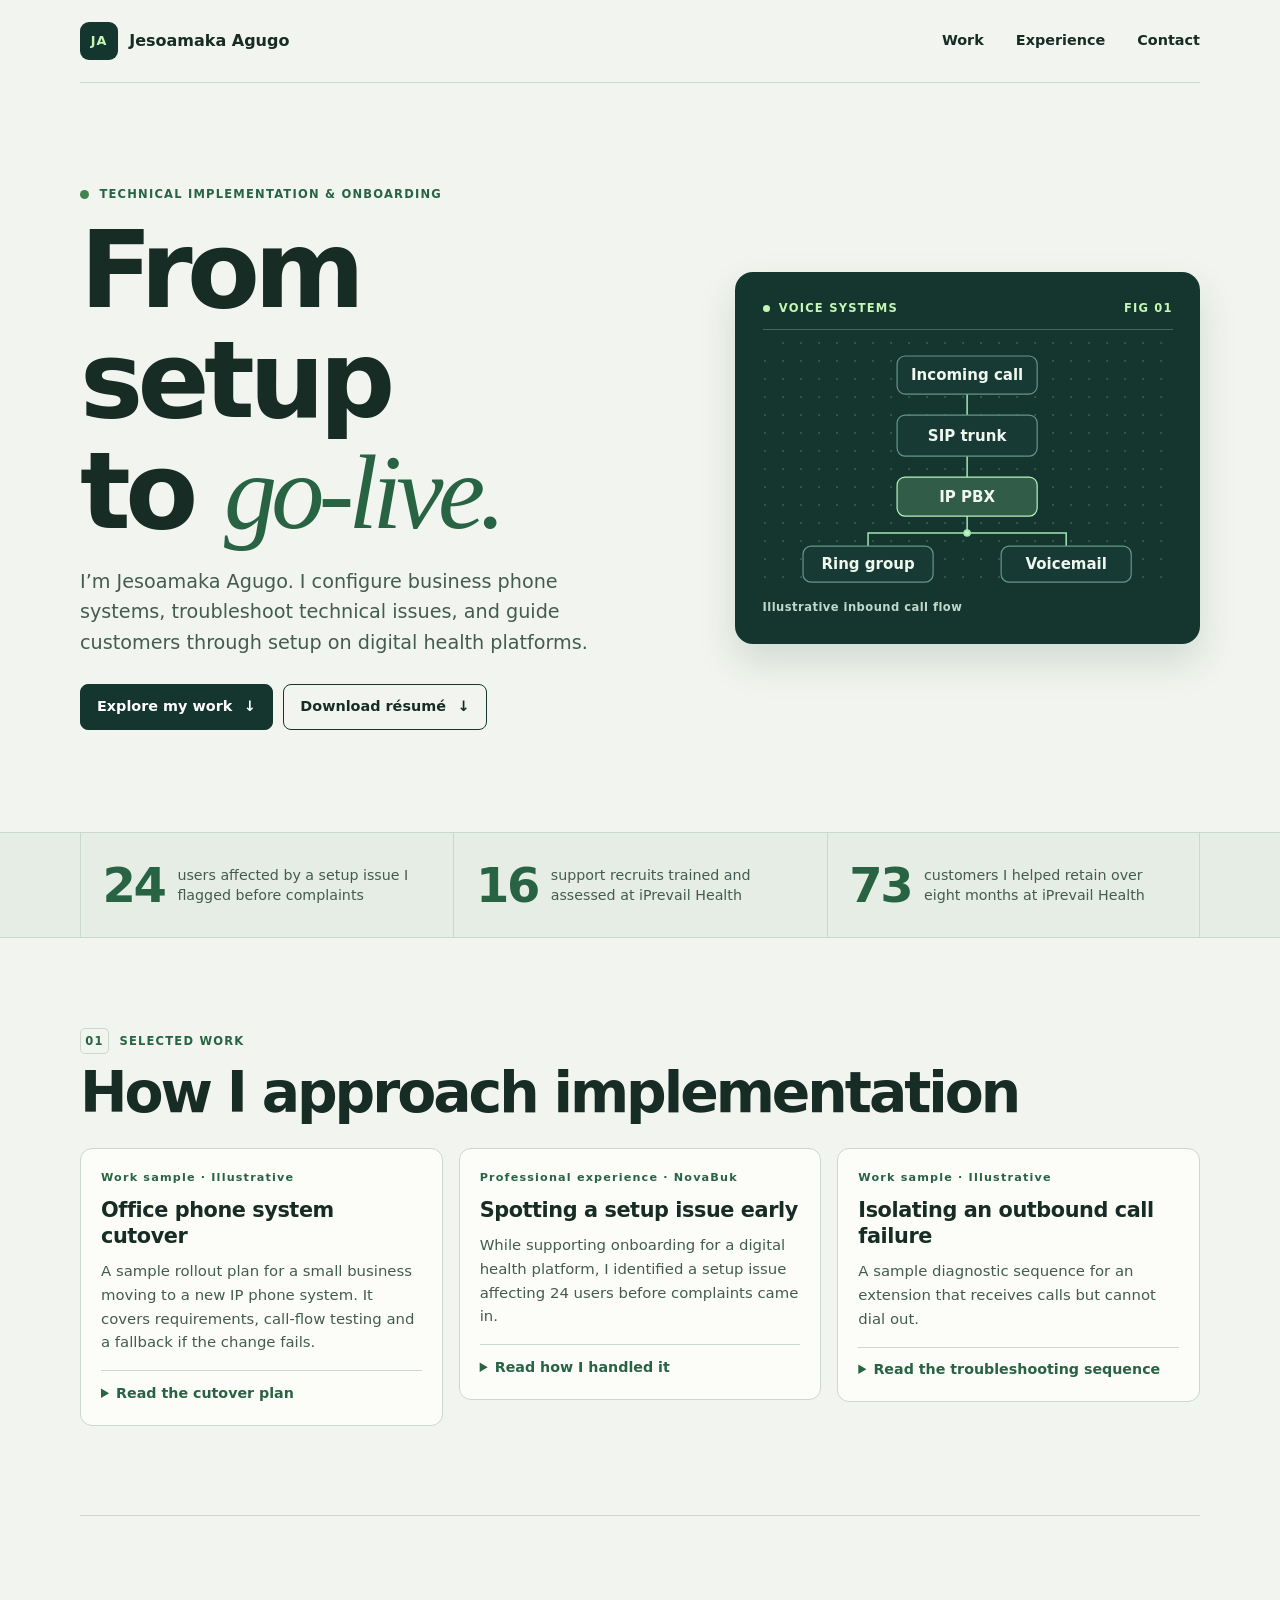
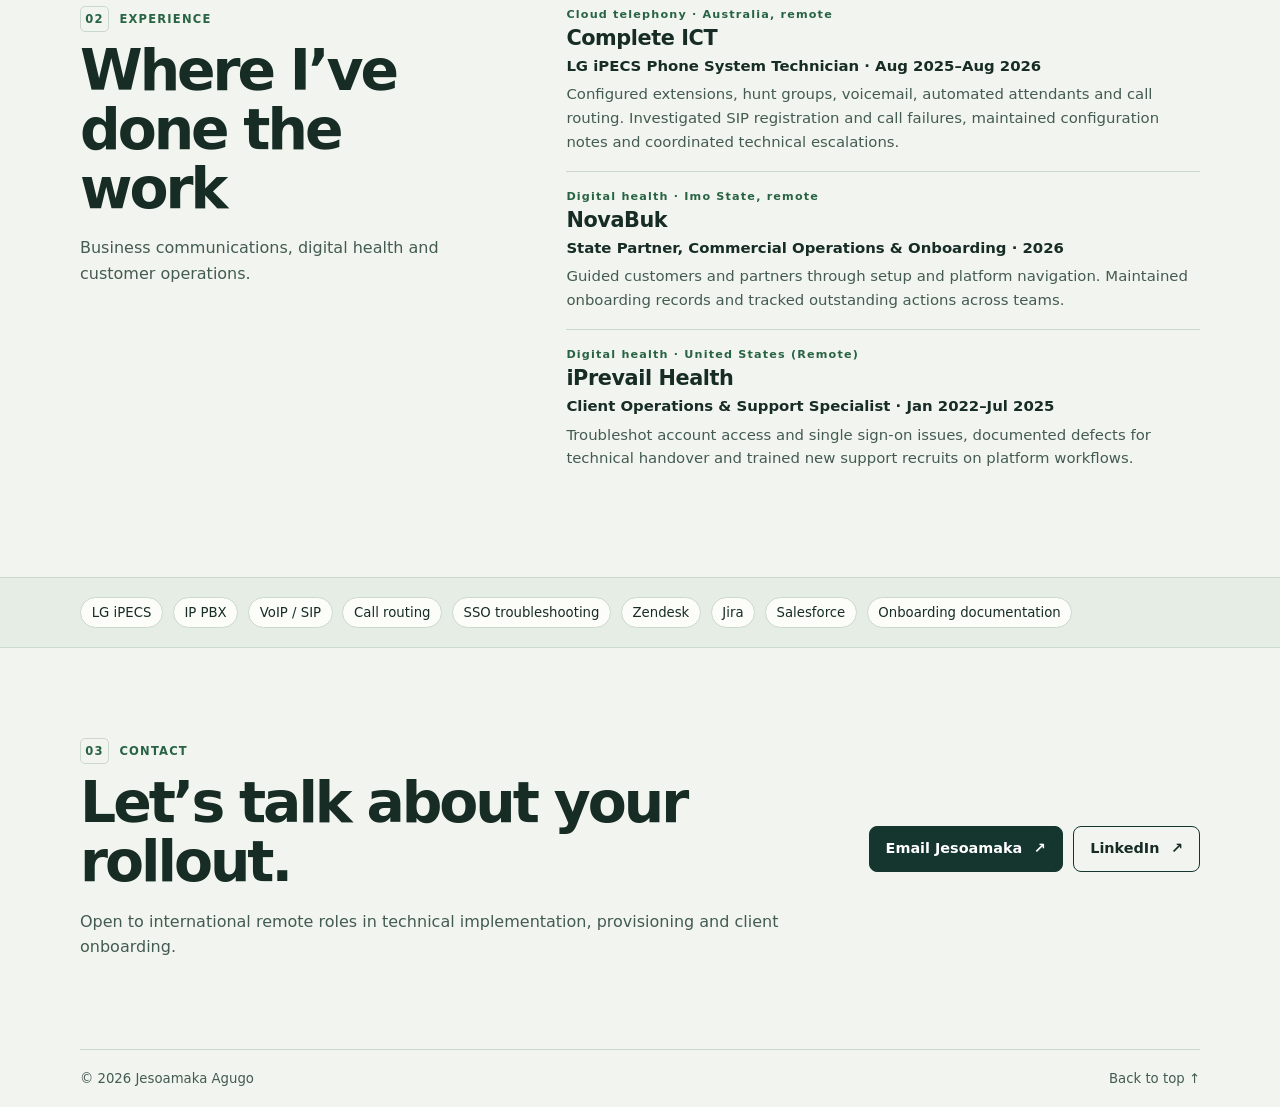
<file: index.html>
<!doctype html>
<html lang="en">
<head>
<meta charset="utf-8">
<meta name="viewport" content="width=device-width, initial-scale=1">
<meta name="description" content="Jesoamaka Agugo’s technical implementation portfolio, with cloud telephony and digital health onboarding work.">
<meta name="theme-color" content="#f2f5ef">
<title>Jesoamaka Agugo | Technical Implementation</title>
<link rel="icon" href="mark.svg" type="image/svg+xml">
<link rel="stylesheet" href="style.css">
</head>
<body id="top">
<a class="skip" href="#main">Skip to content</a>
<header class="top wrap">
  <a class="brand" href="#top"><span class="mark" aria-hidden="true">JA</span> Jesoamaka Agugo</a>
  <nav aria-label="Main navigation">
    <a href="#work">Work</a>
    <a href="#experience">Experience</a>
    <a href="#contact">Contact</a>
  </nav>
</header>
<main id="main">
  <section class="hero wrap" aria-labelledby="intro">
    <div>
      <p class="label"><span class="dot"></span> Technical implementation &amp; onboarding</p>
      <h1 id="intro">From setup<br>to <em>go-live.</em></h1>
      <p class="intro">I’m Jesoamaka Agugo. I configure business phone systems, troubleshoot technical issues, and guide customers through setup on digital health platforms.</p>
      <div class="actions">
        <a class="button primary" href="#work">Explore my work <span aria-hidden="true">↓</span></a>
        <a class="button secondary" href="Jesoamaka_Agugo_Technical_Implementation_Resume.pdf" download>Download résumé <span aria-hidden="true">↓</span></a>
      </div>
    </div>
    <figure class="schematic">
      <div class="schematic-top"><span><i></i> VOICE SYSTEMS</span><span>FIG 01</span></div>
      <svg viewBox="0 0 410 246" role="img" aria-labelledby="voice-title voice-desc" xmlns="http://www.w3.org/2000/svg">
        <title id="voice-title">Sample inbound call flow</title>
        <desc id="voice-desc">An incoming call reaches a SIP trunk and then an IP PBX, which routes it to a ring group or voicemail.</desc>
        <defs><pattern id="grid" width="18" height="18" patternUnits="userSpaceOnUse"><circle cx="2" cy="2" r="1" fill="#376158"/></pattern></defs>
        <rect width="410" height="246" rx="12" fill="url(#grid)"/>
        <g fill="none" stroke="#a3e6b3" stroke-width="1.5">
          <path d="M204 53v21m0 41v21m0 39v17m0 0h-99v13m99-13h99v13"/>
          <circle cx="204" cy="192" r="3" fill="#b8f4be"/>
        </g>
        <g fill="#183a35" stroke="#659787" stroke-width="1.2">
          <rect x="134" y="15" width="140" height="38" rx="8"/>
          <rect x="134" y="74" width="140" height="41" rx="8"/>
          <rect x="134" y="136" width="140" height="39" rx="8" fill="#315c47" stroke="#b8f4be"/>
          <rect x="40" y="205" width="130" height="36" rx="8"/>
          <rect x="238" y="205" width="130" height="36" rx="8"/>
        </g>
        <g fill="#eff8ee" text-anchor="middle" font-family="system-ui,sans-serif" font-size="15" font-weight="550">
          <text x="204" y="39">Incoming call</text><text x="204" y="100">SIP trunk</text>
          <text x="204" y="161">IP PBX</text><text x="105" y="228">Ring group</text><text x="303" y="228">Voicemail</text>
        </g>
      </svg>
      <figcaption>Illustrative inbound call flow</figcaption>
    </figure>
  </section>

  <section class="impact" aria-label="Selected results">
    <div class="wrap impact-grid">
      <div><strong>24</strong><span>users affected by a setup issue I flagged before complaints</span></div>
      <div><strong>16</strong><span>support recruits trained and assessed at iPrevail Health</span></div>
      <div><strong>73</strong><span>customers I helped retain over eight months at iPrevail Health</span></div>
    </div>
  </section>

  <section class="section wrap" id="work">
    <p class="label"><span class="section-no">01</span> Selected work</p>
    <h2>How I approach implementation</h2>
    <div class="work-grid">
      <article class="case">
        <p class="tag">Work sample · Illustrative</p>
        <h3>Office phone system cutover</h3>
        <p>A sample rollout plan for a small business moving to a new IP phone system. It covers requirements, call-flow testing and a fallback if the change fails.</p>
        <details>
          <summary>Read the cutover plan</summary>
          <ol>
            <li><strong>Confirm requirements.</strong> List extensions, numbers, business hours and fallback contacts. Map the main number to the greeting, ring group and voicemail.</li>
            <li><strong>Configure and test.</strong> Verify SIP registration, then test inbound and outbound calls, transfers, two-way audio, busy and no-answer handling, and after-hours routing.</li>
            <li><strong>Prepare the change.</strong> Record the prior routing, agree on the go-live window and confirm who can restore the previous route if incoming calls fail.</li>
            <li><strong>Hand over.</strong> Record pass or fail results, open issues and ownership. Give the customer a quick guide for transfers, voicemail and reporting problems.</li>
          </ol>
        </details>
      </article>
      <article class="case">
        <p class="tag">Professional experience · NovaBuk</p>
        <h3>Spotting a setup issue early</h3>
        <p>While supporting onboarding for a digital health platform, I identified a setup issue affecting 24 users before complaints came in.</p>
        <details>
          <summary>Read how I handled it</summary>
          <p>I documented who was affected and coordinated the escalation with the team responsible for the next step. I also tracked onboarding actions across commercial, operations, product and technical teams so outstanding work had a clear place to go.</p>
        </details>
      </article>
      <article class="case">
        <p class="tag">Work sample · Illustrative</p>
        <h3>Isolating an outbound call failure</h3>
        <p>A sample diagnostic sequence for an extension that receives calls but cannot dial out.</p>
        <details>
          <summary>Read the troubleshooting sequence</summary>
          <ol>
            <li><strong>Establish scope.</strong> Test a known-good extension with the same destination and dial format. Record the time, symptom and any SIP response.</li>
            <li><strong>Check the route.</strong> Compare outbound permissions and dial rules. If multiple extensions fail, check trunk status and provider responses before changing extension settings.</li>
            <li><strong>Verify and hand over.</strong> Retest the original scenario, confirm inbound calls still work and record the result. If the issue persists, hand over the test evidence and next owner.</li>
          </ol>
        </details>
      </article>
    </div>
  </section>

  <section class="section experience wrap" id="experience">
    <div>
      <p class="label"><span class="section-no">02</span> Experience</p>
      <h2>Where I’ve done the work</h2>
      <p>Business communications, digital health and customer operations.</p>
    </div>
    <div class="timeline">
      <article><p class="tag">Cloud telephony · Australia, remote</p><h3>Complete ICT</h3><p class="role">LG iPECS Phone System Technician · Aug 2025–Aug 2026</p><p>Configured extensions, hunt groups, voicemail, automated attendants and call routing. Investigated SIP registration and call failures, maintained configuration notes and coordinated technical escalations.</p></article>
      <article><p class="tag">Digital health · Imo State, remote</p><h3>NovaBuk</h3><p class="role">State Partner, Commercial Operations &amp; Onboarding · 2026</p><p>Guided customers and partners through setup and platform navigation. Maintained onboarding records and tracked outstanding actions across teams.</p></article>
      <article><p class="tag">Digital health · United States (Remote)</p><h3>iPrevail Health</h3><p class="role">Client Operations &amp; Support Specialist · Jan 2022–Jul 2025</p><p>Troubleshot account access and single sign-on issues, documented defects for technical handover and trained new support recruits on platform workflows.</p></article>
    </div>
  </section>

  <section class="toolstrip" aria-label="Tools and skills">
    <div class="wrap skills"><span>LG iPECS</span><span>IP PBX</span><span>VoIP / SIP</span><span>Call routing</span><span>SSO troubleshooting</span><span>Zendesk</span><span>Jira</span><span>Salesforce</span><span>Onboarding documentation</span></div>
  </section>

  <section class="section contact wrap" id="contact">
    <div>
      <p class="label"><span class="section-no">03</span> Contact</p>
      <h2>Let’s talk about your rollout.</h2>
      <p>Open to international remote roles in technical implementation, provisioning and client onboarding.</p>
    </div>
    <div class="actions">
      <a class="button primary" href="mailto:jesoamakaagugo2@gmail.com">Email Jesoamaka <span aria-hidden="true">↗</span></a>
      <a class="button secondary" href="https://www.linkedin.com/in/jesoamaka-a-1015032aa">LinkedIn <span aria-hidden="true">↗</span></a>
    </div>
  </section>
</main>
<footer class="wrap footer"><span>© 2026 Jesoamaka Agugo</span><a href="#top">Back to top ↑</a></footer>
</body>
</html>
</file>
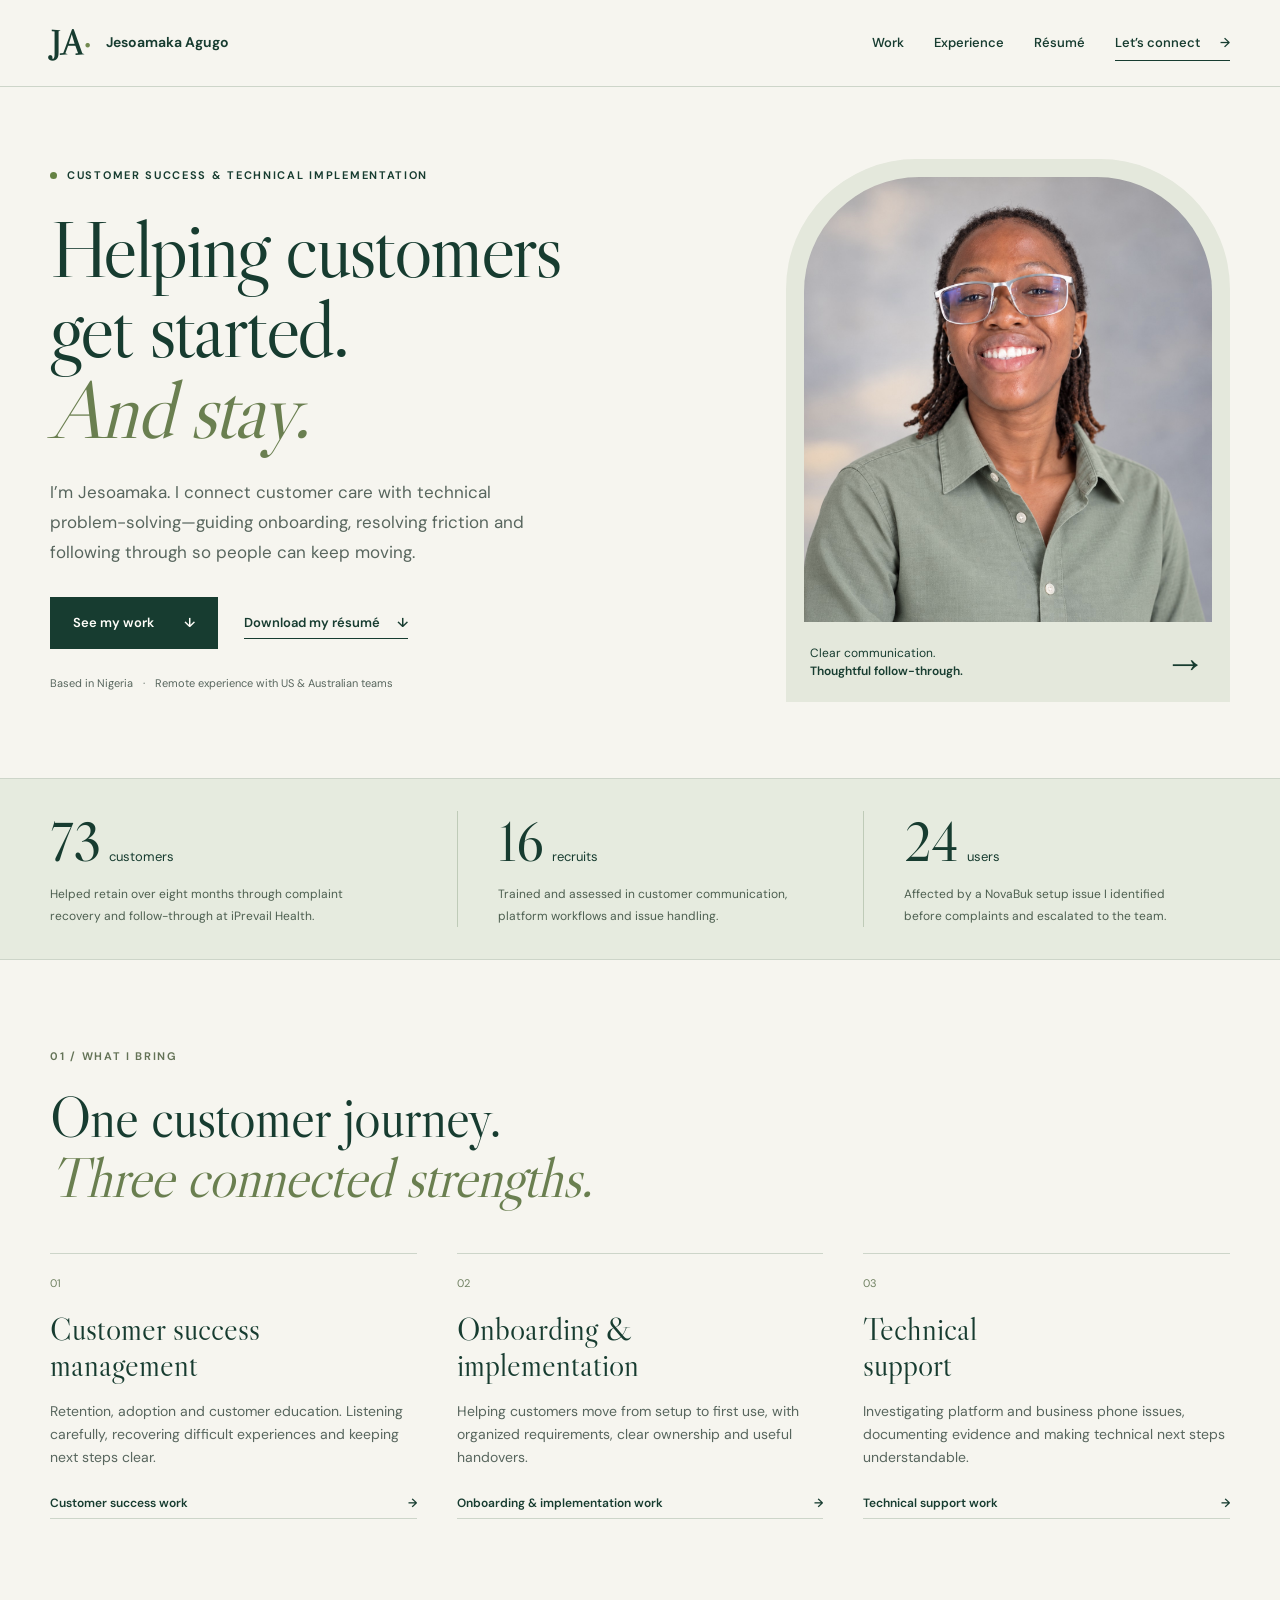
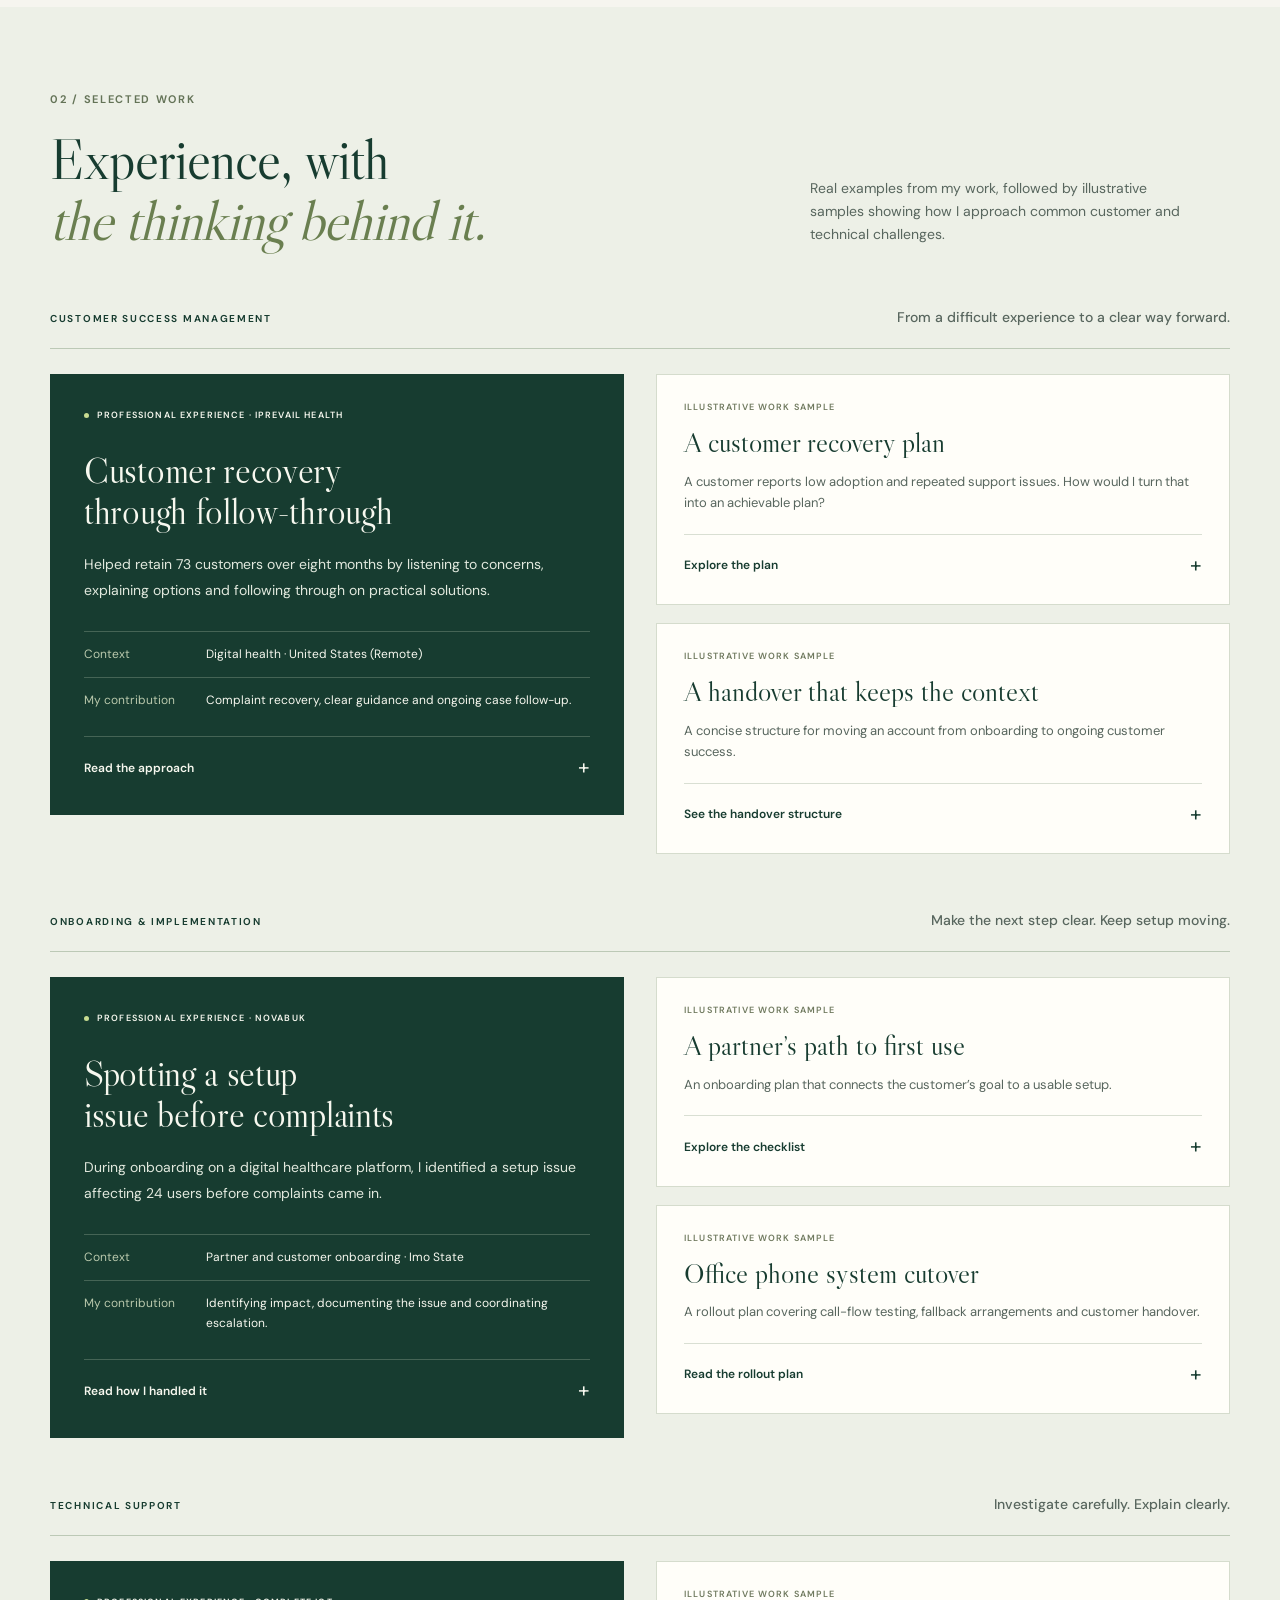
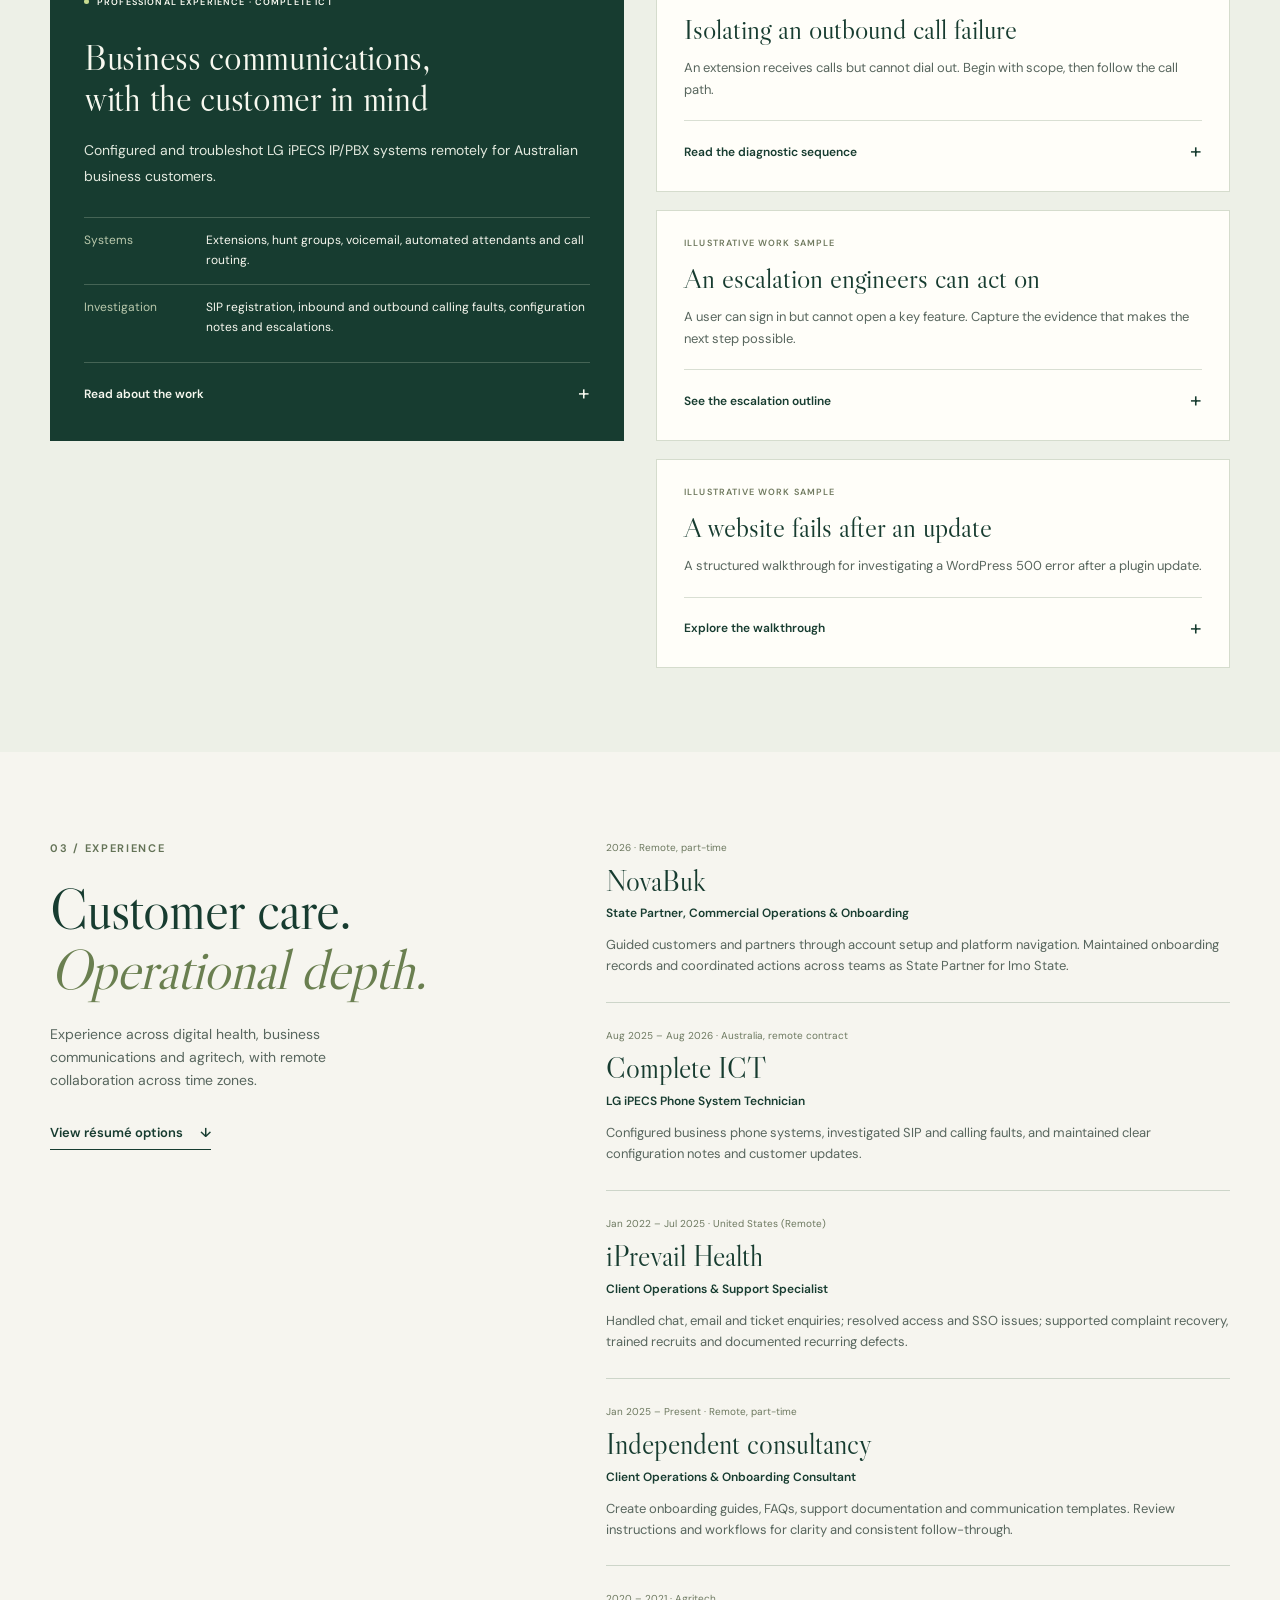
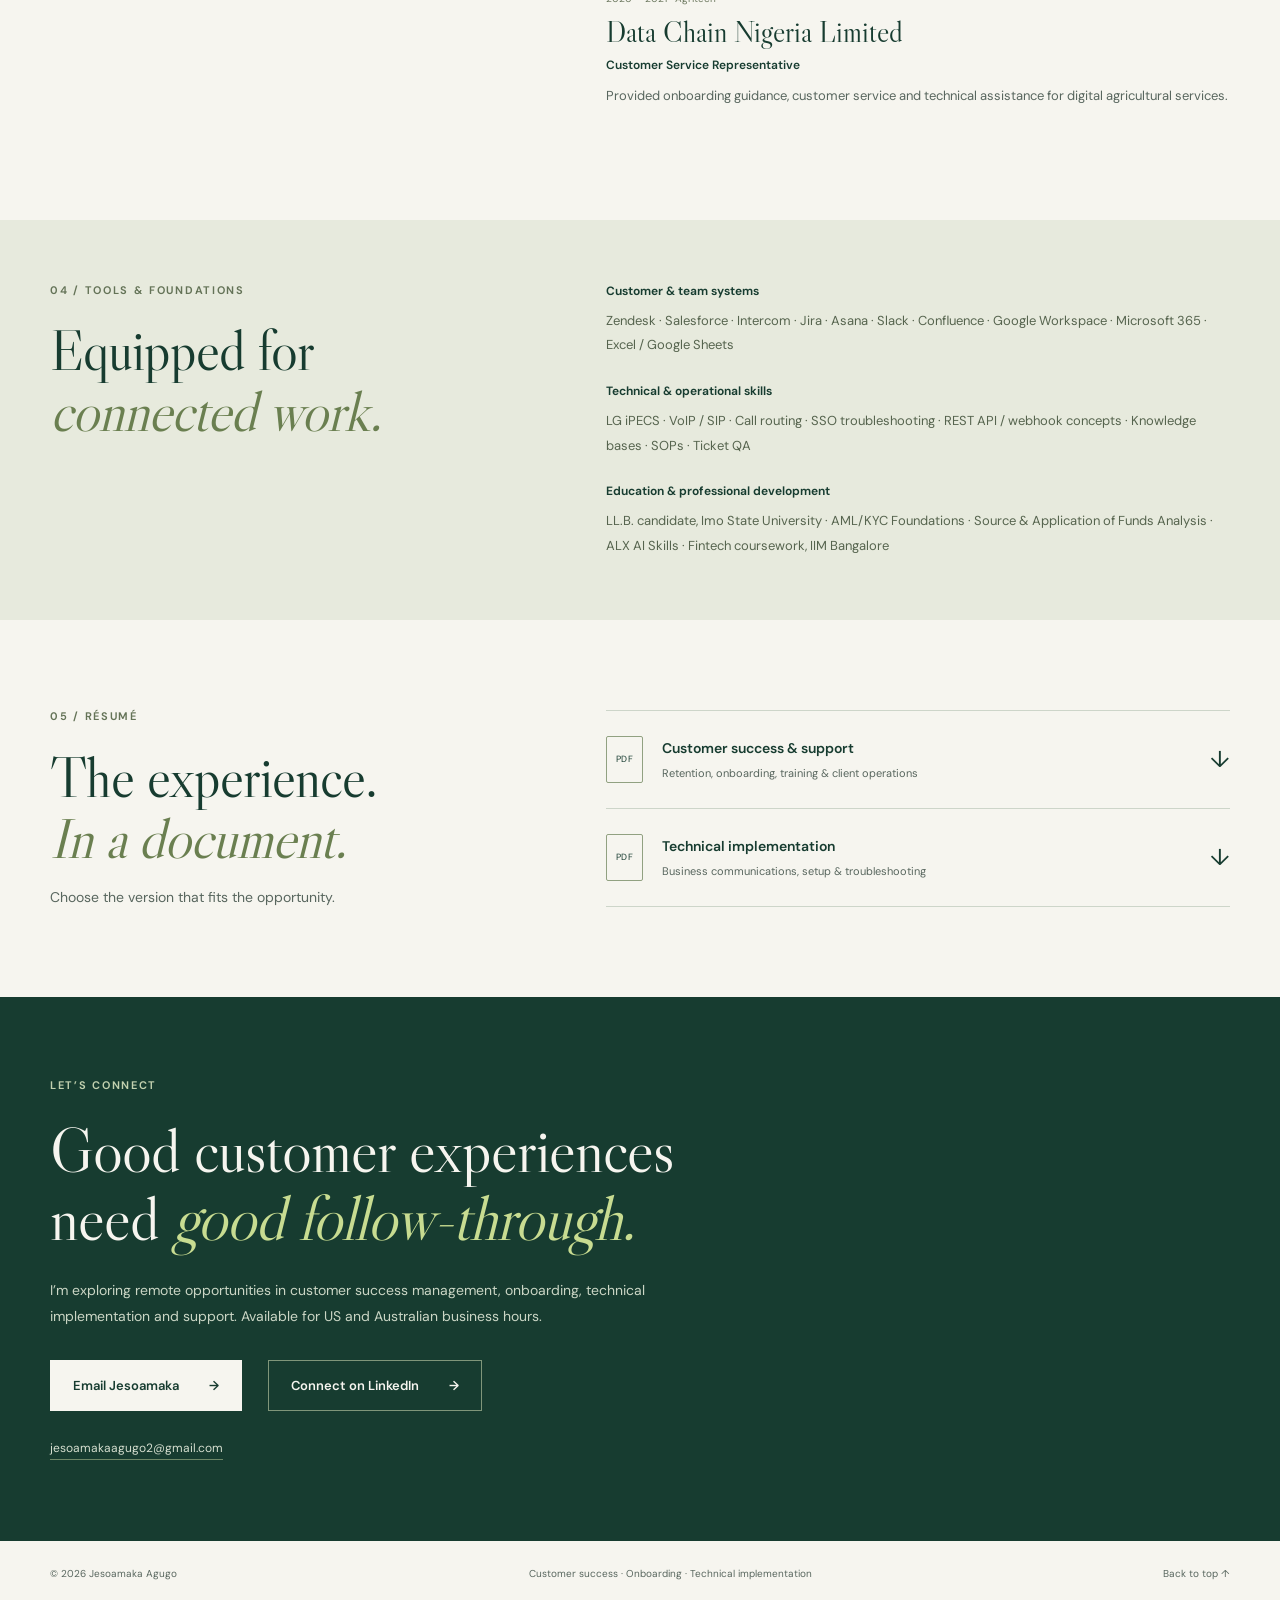
<file: combined/index.html>
<!doctype html>
<html lang="en">
<head>
  <meta charset="utf-8"><meta name="viewport" content="width=device-width, initial-scale=1">
  <title>Jesoamaka Agugo | Customer Success & Technical Implementation</title>
  <meta name="description" content="Customer success, onboarding and technical implementation portfolio of Jesoamaka Agugo. Explore retention, training, digital health and VoIP support experience.">

  <link rel="canonical" href="https://jesoamakaagugo2-lang.github.io/technical-implementation-portfolio/combined/">
  <meta property="og:type" content="website">
  <meta property="og:site_name" content="Jesoamaka Agugo — Portfolio">
  <meta property="og:title" content="Jesoamaka Agugo | Customer Success &amp; Technical Implementation">
  <meta property="og:description" content="Customer success management, onboarding and technical support. Explore my professional experience, case studies and practical work samples.">
  <meta property="og:url" content="https://jesoamakaagugo2-lang.github.io/technical-implementation-portfolio/combined/">
  <meta property="og:image" content="https://jesoamakaagugo2-lang.github.io/technical-implementation-portfolio/combined/portrait.png">
  <meta property="og:image:secure_url" content="https://jesoamakaagugo2-lang.github.io/technical-implementation-portfolio/combined/portrait.png">
  <meta property="og:image:type" content="image/png">
  <meta property="og:image:width" content="1536">
  <meta property="og:image:height" content="1536">
  <meta property="og:image:alt" content="Jesoamaka Agugo, customer success and technical implementation professional">
  <meta name="twitter:card" content="summary_large_image">
  <meta name="twitter:title" content="Jesoamaka Agugo | Customer Success &amp; Technical Implementation">
  <meta name="twitter:description" content="Customer success, onboarding, technical implementation and support portfolio.">
  <meta name="twitter:image" content="https://jesoamakaagugo2-lang.github.io/technical-implementation-portfolio/combined/portrait.png">
  <meta name="theme-color" content="#183d32">
  <link rel="icon" href="mark.svg" type="image/svg+xml"><link rel="stylesheet" href="style.css">
  <script src="app.js" defer></script>
</head>
<body id="top">
<a class="skip" href="#main">Skip to content</a>
<header class="header"><div class="wrap header-inner"><a class="brand" href="#top" aria-label="Jesoamaka Agugo, home"><span class="monogram">JA<span>•</span></span><span>Jesoamaka Agugo</span></a><nav aria-label="Main navigation"><a href="#work">Work</a><a href="#experience">Experience</a><a href="#resume">Résumé</a><a class="nav-contact" href="#contact">Let’s connect <span aria-hidden="true">→</span></a></nav></div></header>
<main id="main">
<section class="hero wrap" aria-labelledby="hero-title">
  <div class="hero-copy"><p class="eyebrow"><span class="status-dot"></span> Customer success & technical implementation</p><h1 id="hero-title">Helping customers<br>get started.<br><em>And stay.</em></h1><p class="intro">I’m Jesoamaka. I connect customer care with technical problem-solving—guiding onboarding, resolving friction and following through so people can keep moving.</p><div class="actions"><a class="button primary" href="#work">See my work <span aria-hidden="true">↓</span></a><a class="text-link" href="#resume">Download my résumé <span aria-hidden="true">↓</span></a></div><p class="hero-meta">Based in Nigeria <span>·</span> Remote experience with US & Australian teams</p></div>
  <figure class="portrait"><div class="portrait-topline"><span>A person behind the process.</span><span aria-hidden="true">01 / JA</span></div><img src="portrait.png" width="1536" height="1536" alt="Jesoamaka Agugo" fetchpriority="high"><figcaption><span>Clear communication.<br><strong>Thoughtful follow-through.</strong></span><span class="portrait-arrow" aria-hidden="true">→</span></figcaption></figure>
</section>
<section class="results" aria-label="Selected professional results"><div class="wrap result-grid"><div><p class="result-number">73<span> customers</span></p><p>Helped retain over eight months through complaint recovery and follow-through at iPrevail Health.</p></div><div><p class="result-number">16<span> recruits</span></p><p>Trained and assessed in customer communication, platform workflows and issue handling.</p></div><div><p class="result-number">24<span> users</span></p><p>Affected by a NovaBuk setup issue I identified before complaints and escalated to the team.</p></div></div></section>
<section class="section wrap" id="focus" aria-labelledby="focus-title"><div class="section-heading"><p class="eyebrow section-label">01 / What I bring</p><h2 id="focus-title">One customer journey.<br><em>Three connected strengths.</em></h2></div><div class="focus-grid">
  <a class="focus-item" href="#customer-success"><span class="focus-number">01</span><h3>Customer success<br>management</h3><p>Retention, adoption and customer education. Listening carefully, recovering difficult experiences and keeping next steps clear.</p><span class="focus-link">Customer success work <span aria-hidden="true">→</span></span></a>
  <a class="focus-item" href="#implementation"><span class="focus-number">02</span><h3>Onboarding &<br>implementation</h3><p>Helping customers move from setup to first use, with organized requirements, clear ownership and useful handovers.</p><span class="focus-link">Onboarding & implementation work <span aria-hidden="true">→</span></span></a>
  <a class="focus-item" href="#technical-support"><span class="focus-number">03</span><h3>Technical<br>support</h3><p>Investigating platform and business phone issues, documenting evidence and making technical next steps understandable.</p><span class="focus-link">Technical support work <span aria-hidden="true">→</span></span></a>
</div></section>
<section class="work-section" id="work"><div class="wrap"><div class="section-heading work-heading"><div><p class="eyebrow section-label">02 / Selected work</p><h2>Experience, with<br><em>the thinking behind it.</em></h2></div><p class="section-intro">Real examples from my work, followed by illustrative samples showing how I approach common customer and technical challenges.</p></div>
<section class="work-track" id="customer-success" aria-labelledby="cs-title"><div class="track-header"><p class="eyebrow">Customer success management</p><h3 id="cs-title">From a difficult experience to a clear way forward.</h3></div><div class="case-layout"><article class="case-feature"><p class="tag"><span class="tag-dot"></span> Professional experience · iPrevail Health</p><h4>Customer recovery<br>through follow-through</h4><p class="case-lead">Helped retain 73 customers over eight months by listening to concerns, explaining options and following through on practical solutions.</p><dl class="case-facts"><div><dt>Context</dt><dd>Digital health · United States (Remote)</dd></div><div><dt>My contribution</dt><dd>Complaint recovery, clear guidance and ongoing case follow-up.</dd></div></dl><details><summary>Read the approach <span aria-hidden="true">+</span></summary><div class="detail-body"><p>I handled enquiries through chat, email and tickets, helping customers understand service processes and resolve platform concerns. I adapted guidance to the user’s confidence, maintained case notes and followed through on practical next steps.</p><h5>Training the team</h5><p>I also trained and assessed 16 support recruits in communication, platform workflows and issue handling, and reviewed ticket quality.</p></div></details></article>
<div class="sample-stack"><article class="sample"><p class="tag">Illustrative work sample</p><h4>A customer recovery plan</h4><p>A customer reports low adoption and repeated support issues. How would I turn that into an achievable plan?</p><details><summary>Explore the plan <span aria-hidden="true">+</span></summary><div class="detail-body"><ol><li><strong>Understand the impact.</strong> Listen to the customer, review support history and clarify what they need the product to do.</li><li><strong>Separate the blockers.</strong> Identify access problems, training needs and product gaps. Confirm priorities with the customer.</li><li><strong>Agree the next steps.</strong> Record actions, owners, milestones and the next update time.</li><li><strong>Review progress.</strong> Check adoption and open issues against the starting point. Do not assume retention or renewal outcomes.</li></ol></div></details></article><article class="sample"><p class="tag">Illustrative work sample</p><h4>A handover that keeps the context</h4><p>A concise structure for moving an account from onboarding to ongoing customer success.</p><details><summary>See the handover structure <span aria-hidden="true">+</span></summary><div class="detail-body"><ul><li>Customer goal, stakeholders and agreed scope.</li><li>Setup status, completed training and first-use progress.</li><li>Open blockers, commitments and escalation owners.</li><li>Upcoming milestones and communication preferences.</li><li>Receiving colleague’s confirmation and a customer introduction.</li></ul></div></details></article></div></div></section>
<section class="work-track" id="implementation" aria-labelledby="implementation-title"><div class="track-header"><p class="eyebrow">Onboarding & implementation</p><h3 id="implementation-title">Make the next step clear. Keep setup moving.</h3></div><div class="case-layout"><article class="case-feature"><p class="tag"><span class="tag-dot"></span> Professional experience · NovaBuk</p><h4>Spotting a setup<br>issue before complaints</h4><p class="case-lead">During onboarding on a digital healthcare platform, I identified a setup issue affecting 24 users before complaints came in.</p><dl class="case-facts"><div><dt>Context</dt><dd>Partner and customer onboarding · Imo State</dd></div><div><dt>My contribution</dt><dd>Identifying impact, documenting the issue and coordinating escalation.</dd></div></dl><details><summary>Read how I handled it <span aria-hidden="true">+</span></summary><div class="detail-body"><p>I documented who was affected and coordinated the escalation with the team responsible for the next step. My wider role included guiding account setup, maintaining onboarding records and tracking outstanding actions across commercial, operations, product and technical teams.</p></div></details></article><div class="sample-stack"><article class="sample"><p class="tag">Illustrative work sample</p><h4>A partner’s path to first use</h4><p>An onboarding plan that connects the customer’s goal to a usable setup.</p><details><summary>Explore the checklist <span aria-hidden="true">+</span></summary><div class="detail-body"><ol><li><strong>Discover.</strong> Confirm the customer’s goal, contacts, prerequisites and definition of first value.</li><li><strong>Prepare.</strong> Share a checklist with named owners and agreed dates.</li><li><strong>Guide.</strong> Walk through the core workflow, capture questions and send an accessible recap.</li><li><strong>Confirm.</strong> Check progress, address blockers and hand over completed steps and open actions.</li></ol></div></details></article><article class="sample"><p class="tag">Illustrative work sample</p><h4>Office phone system cutover</h4><p>A rollout plan covering call-flow testing, fallback arrangements and customer handover.</p><details><summary>Read the rollout plan <span aria-hidden="true">+</span></summary><div class="detail-body"><ol><li><strong>Map requirements.</strong> List extensions, phone numbers, business hours, greetings, ring groups and voicemail routes.</li><li><strong>Configure and test.</strong> Check registration, inbound and outbound calls, two-way audio, transfers and after-hours handling.</li><li><strong>Prepare the change.</strong> Record the previous routing, agree a go-live window and confirm who can restore the old route if calls fail.</li><li><strong>Hand over.</strong> Record test results, open issues and owners. Provide quick instructions for transfers, voicemail and reporting problems.</li></ol></div></details></article></div></div></section>
<section class="work-track" id="technical-support" aria-labelledby="support-title"><div class="track-header"><p class="eyebrow">Technical support</p><h3 id="support-title">Investigate carefully. Explain clearly.</h3></div><div class="case-layout"><article class="case-feature"><p class="tag"><span class="tag-dot"></span> Professional experience · Complete ICT</p><h4>Business communications,<br>with the customer in mind</h4><p class="case-lead">Configured and troubleshot LG iPECS IP/PBX systems remotely for Australian business customers.</p><dl class="case-facts"><div><dt>Systems</dt><dd>Extensions, hunt groups, voicemail, automated attendants and call routing.</dd></div><div><dt>Investigation</dt><dd>SIP registration, inbound and outbound calling faults, configuration notes and escalations.</dd></div></dl><details><summary>Read about the work <span aria-hidden="true">+</span></summary><div class="detail-body"><p>I investigated calling and connectivity issues, explained findings and next steps in accessible language, and maintained configuration and troubleshooting records for technical handovers.</p><p>The diagnostic example alongside this describes a sample approach, rather than a specific client incident.</p></div></details></article><div class="sample-stack"><article class="sample"><p class="tag">Illustrative work sample</p><h4>Isolating an outbound call failure</h4><p>An extension receives calls but cannot dial out. Begin with scope, then follow the call path.</p><details><summary>Read the diagnostic sequence <span aria-hidden="true">+</span></summary><div class="detail-body"><ol><li><strong>Establish scope.</strong> Compare a known-good extension using the same destination and dial format. Record the time, symptom and any SIP response.</li><li><strong>Check routing.</strong> Review outbound permissions and dial rules. If multiple extensions fail, check the trunk and provider responses.</li><li><strong>Verify.</strong> Retest the original scenario and confirm inbound calling still works after any authorized change.</li><li><strong>Escalate with evidence.</strong> Share checks, results, sanitized logs and the next owner when the issue remains unresolved.</li></ol></div></details></article><article class="sample"><p class="tag">Illustrative work sample</p><h4>An escalation engineers can act on</h4><p>A user can sign in but cannot open a key feature. Capture the evidence that makes the next step possible.</p><details><summary>See the escalation outline <span aria-hidden="true">+</span></summary><div class="detail-body"><ul><li>Expected versus actual behavior, impact, affected scope and timestamp.</li><li>Environment, exact error and reproducible steps.</li><li>Checks already completed and the result of each.</li><li>Sanitized screenshots or logs; exclude credentials and personal health information.</li><li>Priority, escalation owner and the next customer update.</li></ul></div></details></article><article class="sample"><p class="tag">Illustrative work sample</p><h4>A website fails after an update</h4><p>A structured walkthrough for investigating a WordPress 500 error after a plugin update.</p><details><summary>Explore the walkthrough <span aria-hidden="true">+</span></summary><div class="detail-body"><ol><li>Confirm affected URLs, timing, recent changes and available backups.</li><li>Review PHP and web server logs; identify the relevant error and redact sensitive data.</li><li>Reproduce in staging where possible. Isolate the suspected plugin and check PHP compatibility and memory limits.</li><li>Apply a reversible fix with approval. Verify key pages and forms, then document the cause and prevention steps.</li></ol></div></details></article></div></div></section>
</div></section>
<section class="section wrap experience-section" id="experience"><div class="experience-intro"><p class="eyebrow section-label">03 / Experience</p><h2>Customer care.<br><em>Operational depth.</em></h2><p>Experience across digital health, business communications and agritech, with remote collaboration across time zones.</p><a class="text-link" href="#resume">View résumé options <span aria-hidden="true">↓</span></a></div><div class="timeline">
<article><p class="experience-meta">2026 · Remote, part-time</p><h3>NovaBuk</h3><p class="role">State Partner, Commercial Operations & Onboarding</p><p>Guided customers and partners through account setup and platform navigation. Maintained onboarding records and coordinated actions across teams as State Partner for Imo State.</p></article>
<article><p class="experience-meta">Aug 2025 – Aug 2026 · Australia, remote contract</p><h3>Complete ICT</h3><p class="role">LG iPECS Phone System Technician</p><p>Configured business phone systems, investigated SIP and calling faults, and maintained clear configuration notes and customer updates.</p></article>
<article><p class="experience-meta">Jan 2022 – Jul 2025 · United States (Remote)</p><h3>iPrevail Health</h3><p class="role">Client Operations & Support Specialist</p><p>Handled chat, email and ticket enquiries; resolved access and SSO issues; supported complaint recovery, trained recruits and documented recurring defects.</p></article>
<article><p class="experience-meta">Jan 2025 – Present · Remote, part-time</p><h3>Independent consultancy</h3><p class="role">Client Operations & Onboarding Consultant</p><p>Create onboarding guides, FAQs, support documentation and communication templates. Review instructions and workflows for clarity and consistent follow-through.</p></article>
<article><p class="experience-meta">2020 – 2021 · Agritech</p><h3>Data Chain Nigeria Limited</h3><p class="role">Customer Service Representative</p><p>Provided onboarding guidance, customer service and technical assistance for digital agricultural services.</p></article>
</div></section>
<section class="foundations"><div class="wrap foundations-grid"><div><p class="eyebrow section-label">04 / Tools & foundations</p><h2>Equipped for<br><em>connected work.</em></h2></div><div class="tool-groups"><div><h3>Customer & team systems</h3><p>Zendesk · Salesforce · Intercom · Jira · Asana · Slack · Confluence · Google Workspace · Microsoft 365 · Excel / Google Sheets</p></div><div><h3>Technical & operational skills</h3><p>LG iPECS · VoIP / SIP · Call routing · SSO troubleshooting · REST API / webhook concepts · Knowledge bases · SOPs · Ticket QA</p></div><div><h3>Education & professional development</h3><p>LL.B. candidate, Imo State University · AML/KYC Foundations · Source & Application of Funds Analysis · ALX AI Skills · Fintech coursework, IIM Bangalore</p></div></div></div></section>
<section class="section wrap resume-section" id="resume"><div><p class="eyebrow section-label">05 / Résumé</p><h2>The experience.<br><em>In a document.</em></h2><p>Choose the version that fits the opportunity.</p></div><div class="resume-options"><a href="https://jesoamaka-customer-success.netlify.app/resume.pdf" target="_blank" rel="noopener"><span class="file-icon" aria-hidden="true">PDF</span><span><strong>Customer success & support</strong><small>Retention, onboarding, training & client operations</small></span><span class="download-arrow" aria-hidden="true">↓</span></a><a href="https://jesoamakaagugo2-lang.github.io/technical-implementation-portfolio/Jesoamaka_Agugo_Technical_Implementation_Resume.pdf" target="_blank" rel="noopener"><span class="file-icon" aria-hidden="true">PDF</span><span><strong>Technical implementation</strong><small>Business communications, setup & troubleshooting</small></span><span class="download-arrow" aria-hidden="true">↓</span></a></div></section>
<section class="contact-section" id="contact"><div class="wrap contact-inner"><p class="eyebrow">Let’s connect</p><h2>Good customer experiences<br>need <em>good follow-through.</em></h2><p>I’m exploring remote opportunities in customer success management, onboarding, technical implementation and support. Available for US and Australian business hours.</p><div class="actions"><a class="button light" href="mailto:jesoamakaagugo2@gmail.com">Email Jesoamaka <span aria-hidden="true">→</span></a><a class="button outline-light" href="https://www.linkedin.com/in/jesoamaka-a-1015032aa">Connect on LinkedIn <span aria-hidden="true">→</span></a></div><a class="email-link" href="mailto:jesoamakaagugo2@gmail.com">jesoamakaagugo2@gmail.com</a></div></section>
</main><footer class="wrap footer"><span>© 2026 Jesoamaka Agugo</span><span>Customer success · Onboarding · Technical implementation</span><a href="#top">Back to top ↑</a></footer>
</body></html>
</file>
<file: style.css>
:root {
  color-scheme: light;
  --paper: #f2f5ef;
  --white: #fcfdf9;
  --ink: #162c25;
  --muted: #435b51;
  --dark: #15352f;
  --green: #286344;
  --line: #cbd8ce;
  --soft: #e6ede4;
  --accent: #c8f4b4;
  font-family: system-ui, -apple-system, BlinkMacSystemFont, "Segoe UI", sans-serif;
  color: var(--ink);
  background: var(--paper);
}
*, *::before, *::after { box-sizing: border-box; }
body { margin: 0; line-height: 1.6; }
a { color: inherit; }
a:focus-visible, summary:focus-visible { outline: 3px solid #22804e; outline-offset: 4px; border-radius: 4px; }
h1, h2, h3, p, figure { margin: 0; }
h1, h2 { letter-spacing: -.053em; line-height: 1.04; }
h2 { font-size: clamp(2rem, 5vw, 3.55rem); }
h3 { font-size: 1.3rem; line-height: 1.25; letter-spacing: -.02em; }
p { color: var(--muted); }
.wrap { width: min(1120px, calc(100% - 64px)); margin-inline: auto; }
.skip { position: absolute; z-index: 1; inset: .6rem auto auto .6rem; padding: .55rem .8rem; background: white; transform: translateY(-160%); }
.skip:focus { transform: none; }
.top { display: flex; justify-content: space-between; align-items: center; gap: 1rem; min-height: 83px; border-bottom: 1px solid var(--line); }
.brand, nav { display: flex; align-items: center; gap: .7rem; }
.brand { font-weight: 760; text-decoration: none; }
.mark { display: grid; place-items: center; width: 38px; height: 38px; background: var(--dark); color: var(--accent); border-radius: 9px; font-size: .8rem; letter-spacing: .08em; }
nav { gap: clamp(.8rem, 3vw, 2rem); font-size: .9rem; font-weight: 650; }
nav a, .footer a { text-decoration: none; }
nav a:hover, .footer a:hover { text-decoration: underline; text-underline-offset: 4px; }
.hero { display: grid; grid-template-columns: 1.12fr .88fr; align-items: center; gap: clamp(1.8rem, 5vw, 5rem); padding-block: clamp(3.1rem, 8vw, 7rem); }
.label, .tag, .schematic-top, figcaption { font-size: .72rem; letter-spacing: .105em; font-weight: 750; }
.label { color: var(--green); text-transform: uppercase; display: flex; align-items: center; gap: .65rem; }
.dot { width: 9px; height: 9px; border-radius: 50%; background: #418450; }
h1 { font-size: clamp(3.2rem, 8.3vw, 7rem); margin-block: .7rem 1.2rem; font-weight: 780; }
h1 em { font-family: Georgia, serif; color: var(--green); font-weight: 400; }
.intro { font-size: clamp(1rem, 2vw, 1.2rem); max-width: 33rem; }
.actions { display: flex; flex-wrap: wrap; gap: .65rem; margin-top: 1.55rem; }
.button { display: inline-flex; gap: .72rem; align-items: center; justify-content: center; padding: .67rem 1rem; border: 1px solid var(--dark); border-radius: 8px; font-weight: 680; font-size: .9rem; text-decoration: none; }
.primary { background: var(--dark); color: white; }
.primary:hover { background: #245245; }
.secondary:hover { background: var(--soft); }
.schematic { background: var(--dark); color: #edf7ee; border-radius: 18px; padding: clamp(1rem, 3vw, 1.7rem); box-shadow: 0 18px 38px #18352d25; }
.schematic-top { display: flex; justify-content: space-between; align-items: center; gap: .5rem; color: var(--accent); border-bottom: 1px solid #44675c; padding-bottom: .72rem; }
.schematic-top i { display: inline-block; width: .44rem; height: .44rem; border-radius: 50%; background: var(--accent); margin-right: .25rem; }
.schematic svg { width: 100%; height: auto; display: block; margin-block: .7rem; }
figcaption { color: #c1d7c9; letter-spacing: .04em; font-weight: 550; }
.impact, .toolstrip { background: var(--soft); border-block: 1px solid var(--line); }
.impact-grid { display: grid; grid-template-columns: repeat(3, 1fr); }
.impact-grid div { display: flex; align-items: center; gap: .8rem; min-height: 104px; padding: 1rem 1.35rem; border-left: 1px solid var(--line); }
.impact-grid div:last-child { border-right: 1px solid var(--line); }
.impact strong { font-size: clamp(1.95rem, 4vw, 3rem); font-weight: 740; line-height: 1; letter-spacing: -.05em; color: var(--green); }
.impact span { font-size: .89rem; color: var(--muted); line-height: 1.45; }
.section { padding-block: clamp(3rem, 7vw, 5.6rem); scroll-margin-top: 1rem; }
.section h2 { margin: .55rem 0 1.1rem; }
.section-no { display: inline-grid; place-items: center; width: 29px; height: 26px; border: 1px solid var(--line); border-radius: 5px; }
.work-grid { display: grid; grid-template-columns: repeat(3, minmax(0, 1fr)); gap: 1rem; margin-top: 1.65rem; align-items: start; }
.case { display: grid; gap: .65rem; padding: 1.25rem; border: 1px solid var(--line); border-radius: 12px; background: var(--white); }
.case p, .timeline p { font-size: .93rem; }
.case .tag, .timeline .tag { color: var(--green); font-size: .7rem; }
details { border-top: 1px solid var(--line); margin-top: .3rem; padding-top: .66rem; }
summary { cursor: pointer; font-weight: 700; color: var(--green); font-size: .89rem; }
details p, details ol { margin: .6rem 0 0; font-size: .87rem; color: var(--muted); }
details ol { padding-left: 1.22rem; }
details li + li { margin-top: .42rem; }
.experience { display: grid; grid-template-columns: .8fr 1.2fr; gap: clamp(1.5rem, 5vw, 4rem); border-top: 1px solid var(--line); }
.timeline article { padding: 1rem 0; border-bottom: 1px solid var(--line); }
.timeline article:first-child { padding-top: 0; }
.timeline article:last-child { border-bottom: 0; }
.timeline h3 { margin-block: .16rem; }
.timeline .role { font-weight: 670; margin-bottom: .3rem; color: var(--ink); }
.skills { display: flex; flex-wrap: wrap; gap: .6rem; padding-block: 1.2rem; }
.skills span { background: var(--white); border: 1px solid var(--line); border-radius: 40px; padding: .25rem .67rem; font-size: .83rem; }
.contact { display: flex; align-items: center; justify-content: space-between; gap: 1.5rem; }
.contact .actions { margin: 0; flex-shrink: 0; }
.footer { border-top: 1px solid var(--line); display: flex; justify-content: space-between; gap: 1rem; padding-block: 1.1rem; font-size: .83rem; color: var(--muted); }
@media (max-width: 850px) {
  .work-grid { grid-template-columns: repeat(2, minmax(0, 1fr)); }
  .contact { display: grid; }
}
@media (max-width: 660px) {
  .wrap { width: calc(100% - 36px); }
  .top { padding-block: .7rem; min-height: 0; flex-wrap: wrap; }
  nav { flex-wrap: wrap; }
  .hero, .experience, .work-grid, .impact-grid { grid-template-columns: 1fr; }
  .schematic { max-width: 440px; }
  .impact-grid div, .impact-grid div:last-child { border-inline: 0; border-top: 1px solid var(--line); min-height: 0; padding: .8rem 0; }
  .impact-grid div:first-child { border-top: 0; }
  .impact strong { min-width: 2.4rem; }
}
</file>
<file: combined/style.css>
@import url('https://fonts.googleapis.com/css2?family=DM+Sans:wght@400;450;500;550;600;650;700&family=Libre+Caslon+Display&display=swap');
:root{--paper:#f6f5ef;--ink:#173c30;--muted:#58665e;--green:#dfe8dc;--line:#cdd5c9;--accent:#c8dc91;--white:#fffef9;--sans:'DM Sans',Arial,sans-serif;--serif:'Libre Caslon Display',Georgia,serif}*{box-sizing:border-box}html{scroll-behavior:smooth;scroll-padding-top:95px}body{margin:0;background:var(--paper);color:var(--ink);font-family:var(--sans);font-size:16px;line-height:1.65}a{color:inherit;text-decoration:none}button,a,summary{-webkit-tap-highlight-color:transparent}a:focus-visible,summary:focus-visible{outline:3px solid #5d761e;outline-offset:5px}img{max-width:100%;display:block}h1,h2,h3,h4,h5,p,figure{margin:0}h1,h2,h3,h4{font-weight:500}em{font-weight:400}p+p{margin-top:14px}.wrap{width:min(1180px,calc(100% - 88px));margin-inline:auto}.skip{position:fixed;top:-100px;left:20px;padding:12px 24px;background:var(--ink);color:white;z-index:100}.skip:focus{top:12px}.header{background:rgba(246,245,239,.97);position:sticky;top:0;z-index:20;border-bottom:1px solid var(--line)}.header-inner{height:86px;display:flex;align-items:center;justify-content:space-between;gap:24px}.brand{display:flex;align-items:center;gap:15px;font-size:14px;font-weight:650;white-space:nowrap}.monogram{font-family:var(--serif);font-size:34px;line-height:1}.monogram span{color:#738a51;font-size:26px}nav{display:flex;align-items:center;gap:30px;font-size:13px;font-weight:550}nav a:hover,.text-link:hover{color:#587b35}nav .nav-contact{border-bottom:1px solid var(--ink);padding-block:7px;display:flex;gap:20px}.hero{display:grid;grid-template-columns:1.2fr .8fr;gap:70px;align-items:center;padding-top:72px;padding-bottom:76px}.eyebrow{text-transform:uppercase;font-size:11px;letter-spacing:1.7px;font-weight:650;line-height:1.5}.hero .eyebrow{display:flex;gap:10px;align-items:center}.status-dot{width:7px;height:7px;border-radius:50%;background:#658243;flex-shrink:0}h1{font-family:var(--serif);font-size:clamp(64px,6.35vw,88px);letter-spacing:-2.6px;line-height:.99;margin-top:25px}h1 em,h2 em{color:#6a7f50}.intro{font-size:17px;line-height:1.75;max-width:505px;margin-top:28px;color:var(--muted)}.actions{display:flex;gap:26px;align-items:center;flex-wrap:wrap;margin-top:30px}.button{display:inline-flex;align-items:center;justify-content:space-between;gap:30px;padding:14px 22px;font-size:13px;font-weight:600;border:1px solid transparent;transition:background .2s,transform .2s}.button:hover{transform:translateY(-2px)}.primary{background:var(--ink);color:var(--white)}.primary:hover{background:#285440}.text-link{font-size:13px;font-weight:600;border-bottom:1px solid currentColor;padding-block:5px;display:inline-flex;gap:17px;align-items:center}.hero-meta{font-size:11px;color:var(--muted);margin-top:25px;line-height:1.8}.hero-meta span{margin-inline:7px}.portrait{background:#e4e8dc;padding:18px 18px 0;position:relative;border-radius:130px 130px 0 0}.portrait-topline{font-size:9px;letter-spacing:.4px;display:flex;justify-content:space-between;padding:5px 10px 13px;gap:12px;position:absolute;top:26px;left:16px;right:16px;z-index:1;display:none}.portrait img{width:100%;height:auto;aspect-ratio:1/1.09;object-fit:cover;object-position:center 36%;border-radius:115px 115px 0 0;filter:saturate(.8)}.portrait figcaption{padding:19px 6px;display:flex;justify-content:space-between;align-items:center;gap:10px;font-size:12px;line-height:1.5}.portrait figcaption strong{font-weight:600}.portrait-arrow{font-family:var(--serif);font-size:42px;line-height:1}.results{background:#e6ebdf;border-block:1px solid var(--line)}.result-grid{display:grid;grid-template-columns:repeat(3,1fr);padding-block:32px;gap:40px}.result-grid>div+div{border-left:1px solid #bfcbb8;padding-left:40px}.result-number{font-family:var(--serif);font-size:55px;line-height:1.15;letter-spacing:-1px}.result-number span{font-family:var(--sans);font-size:13px;letter-spacing:0;margin-left:6px}.result-grid p+p{font-size:12px;line-height:1.8;margin-top:10px;color:#4d5f50;max-width:300px}.section{padding-block:88px}.section-label{color:#647357;margin-bottom:22px}.section-heading h2,h2{font-family:var(--serif);font-size:clamp(42px,4.4vw,58px);line-height:1.08;letter-spacing:-1px}.focus-grid{display:grid;grid-template-columns:repeat(3,1fr);gap:40px;margin-top:45px}.focus-item{border-top:1px solid var(--line);padding-top:20px;display:flex;flex-direction:column;align-items:flex-start}.focus-number{font-size:11px;color:#718263}.focus-item h3{font-family:var(--serif);font-size:32px;line-height:1.1;margin-top:20px}.focus-item p{font-size:14px;color:var(--muted);margin-top:17px;flex:1}.focus-link{margin-top:25px;padding-bottom:4px;border-bottom:1px solid var(--line);font-size:12px;font-weight:600;display:flex;justify-content:space-between;width:100%;gap:8px}.focus-item:hover .focus-link{border-color:var(--ink)}.work-section{background:#edf0e7;padding-block:84px}.work-heading{display:grid;grid-template-columns:1.25fr .75fr;gap:60px;align-items:end}.section-intro{color:var(--muted);font-size:14px;max-width:370px;padding-bottom:5px}.work-track{padding-top:55px;scroll-margin-top:110px}.track-header{display:flex;align-items:baseline;justify-content:space-between;gap:30px;padding-bottom:19px;border-bottom:1px solid #bcc9b6;margin-bottom:25px}.track-header .eyebrow{font-size:10px;flex-shrink:0}.track-header h3{font-size:14px;color:var(--muted);text-align:right}.case-layout{display:grid;grid-template-columns:1fr 1fr;gap:32px;align-items:start}.case-feature{background:var(--ink);color:#f7f8ef;padding:34px 34px 16px}.tag{font-size:9px;text-transform:uppercase;letter-spacing:1.15px;font-weight:600;line-height:1.6;display:flex;align-items:center;gap:8px}.tag-dot{width:5px;height:5px;border-radius:50%;background:var(--accent);flex-shrink:0}.case-feature h4{font-family:var(--serif);font-size:37px;line-height:1.1;margin-top:28px;letter-spacing:-.3px}.case-lead{font-size:14px;color:#e2e9de;margin-top:20px;line-height:1.85}.case-facts{margin-top:27px;font-size:12px}.case-facts>div{display:grid;grid-template-columns:110px 1fr;gap:12px;padding:13px 0;border-top:1px solid #456455}.case-facts dt{color:#b9c8ac}.case-facts dd{margin:0}.case-feature details{border-top:1px solid #456455}.sample-stack{display:grid;gap:18px}.sample{padding:25px 27px 8px;background:var(--white);border:1px solid #d5dccd}.sample .tag{color:#6f795e}.sample h4{font-family:var(--serif);font-size:28px;line-height:1.15;margin-top:12px}.sample>p:not(.tag){font-size:13px;color:var(--muted);margin-top:12px}.sample details{border-top:1px solid #d9dfd3;margin-top:20px}summary{list-style:none;display:flex;align-items:center;justify-content:space-between;gap:12px;font-size:12px;font-weight:600;padding:15px 0;cursor:pointer;line-height:1.5}summary::-webkit-details-marker{display:none}summary span{font-size:21px;font-weight:400;transition:transform .15s}details[open] summary span{transform:rotate(45deg)}.detail-body{font-size:13px;line-height:1.85;padding-bottom:20px}.case-feature .detail-body{color:#e2e9de}.detail-body ol,.detail-body ul{padding-left:19px;margin:0}.detail-body li+li{margin-top:12px}.detail-body h5{font-size:13px;margin-top:20px;margin-bottom:8px}.experience-section{display:grid;grid-template-columns:.85fr 1.15fr;gap:95px}.experience-intro>p:not(.eyebrow){font-size:14px;color:var(--muted);margin-top:23px;max-width:340px}.experience-intro .text-link{margin-top:25px}.timeline article{padding:25px 0;border-top:1px solid var(--line)}.timeline article:first-child{padding-top:0;border-top:0}.experience-meta{font-size:10px;color:#6c785f}.timeline h3{font-family:var(--serif);font-size:29px;margin-top:6px;line-height:1.3}.timeline .role{font-size:12px;font-weight:600;margin-top:4px}.timeline .role+p{font-size:13px;color:var(--muted);margin-top:10px}.foundations{background:#e7eadd;padding-block:62px}.foundations-grid{display:grid;grid-template-columns:.85fr 1.15fr;gap:95px}.tool-groups{display:grid;gap:24px}.tool-groups h3{font-size:12px;font-weight:650}.tool-groups p{font-size:13px;color:#56644e;margin-top:7px;line-height:1.9}.resume-section{display:grid;grid-template-columns:.85fr 1.15fr;gap:95px;align-items:center}.resume-section>div>p:not(.eyebrow){font-size:14px;color:var(--muted);margin-top:17px}.resume-options a{padding:25px 0;border-block-start:1px solid var(--line);display:flex;align-items:center;gap:19px}.resume-options a:last-child{border-block-end:1px solid var(--line)}.file-icon{height:47px;width:37px;display:grid;place-items:center;border:1px solid #91a181;border-radius:2px;font-size:9px;letter-spacing:.6px;flex-shrink:0}.resume-options strong{font-size:14px;font-weight:600;display:block}.resume-options small{display:block;font-size:11px;color:var(--muted);margin-top:4px}.download-arrow{font-size:23px;margin-left:auto}.resume-options a:hover .download-arrow{transform:translateY(3px)}.contact-section{background:var(--ink);color:var(--paper);padding-block:80px}.contact-inner{max-width:1180px}.contact-inner .eyebrow{color:#c2d1af}.contact-inner h2{margin-top:24px;font-size:clamp(42px,4.9vw,65px)}.contact-inner h2 em{color:var(--accent)}.contact-inner>p:not(.eyebrow){max-width:620px;color:#cbd6c5;font-size:14px;margin-top:24px;line-height:1.9}.light{background:var(--paper);color:var(--ink)}.outline-light{border-color:#80967a;color:var(--paper)}.outline-light:hover{background:#2b5140}.email-link{display:inline-block;margin-top:28px;color:#d5decf;font-size:12px;border-bottom:1px solid #6e8868}.footer{display:flex;justify-content:space-between;gap:24px;padding-block:25px;font-size:10px;color:var(--muted)}
@media(min-width:1500px){.hero{gap:100px}}@media(max-width:1000px){.wrap{width:calc(100% - 56px)}.hero{gap:35px}.brand{font-size:12px}nav{gap:20px}.hero h1{font-size:68px}.intro{font-size:15px}.hero-meta{font-size:10px}.result-grid{gap:25px}.result-grid>div+div{padding-left:25px}.experience-section,.foundations-grid,.resume-section{gap:50px}.case-feature{padding:25px 25px 12px}.case-feature h4{font-size:32px}.case-facts>div{grid-template-columns:90px 1fr}.focus-grid{gap:25px}.focus-item h3{font-size:28px}.work-heading{gap:30px}}@media(max-width:720px){html{scroll-padding-top:115px}.wrap{width:calc(100% - 40px)}.header-inner{height:auto;min-height:92px;padding-block:14px;flex-wrap:wrap;gap:10px}.brand{font-size:13px;gap:10px}.monogram{font-size:29px}nav{width:100%;justify-content:space-between;font-size:11px;gap:15px}nav .nav-contact{padding:0;border:0;gap:6px}.hero{grid-template-columns:1fr;padding-top:42px;padding-bottom:42px;gap:35px}.hero .eyebrow{font-size:9px;letter-spacing:1.3px}.hero h1{font-size:clamp(59px,12.8vw,80px);letter-spacing:-1.9px;line-height:1.02;margin-top:22px}.intro{font-size:15px;max-width:520px;margin-top:23px}.actions{gap:19px;margin-top:25px}.button{padding:13px 18px;gap:24px;font-size:12px}.text-link{font-size:12px}.hero-meta{font-size:10px}.portrait{width:min(100%,400px);justify-self:center;border-radius:120px 120px 0 0;padding:14px 14px 0}.portrait img{aspect-ratio:1.1;object-position:center 31%;border-radius:108px 108px 0 0}.portrait figcaption{padding-block:15px;font-size:11px}.result-grid{grid-template-columns:1fr;padding-block:8px;gap:0}.result-grid>div{display:grid;grid-template-columns:130px 1fr;gap:10px;align-items:center;padding-block:20px}.result-grid>div+div{border-left:0;border-top:1px solid #c6d0bf;padding-left:0}.result-number{font-size:47px;line-height:1}.result-number span{display:block;font-size:11px;margin:6px 0 0;line-height:1.4}.result-grid p+p{font-size:12px;line-height:1.7;margin:0;max-width:none}.section{padding-block:55px}h2,.section-heading h2{font-size:43px;letter-spacing:-.7px}.section-label{margin-bottom:19px}.focus-grid{grid-template-columns:1fr;margin-top:30px;gap:28px}.focus-item{display:grid;grid-template-columns:28px 1fr;gap:0 12px;padding-top:18px}.focus-number{grid-column:1;grid-row:1;padding-top:6px}.focus-item h3{grid-column:2;margin-top:0;font-size:31px}.focus-item h3 br{display:none}.focus-item p,.focus-link{grid-column:2}.focus-item p{margin-top:12px;font-size:13px}.focus-link{margin-top:18px;font-size:11px}.work-section{padding-block:55px}.work-heading{grid-template-columns:1fr;gap:22px}.section-intro{font-size:13px;max-width:520px}.work-track{padding-top:36px;scroll-margin-top:120px}.track-header{display:block;padding-bottom:16px;margin-bottom:20px}.track-header h3{text-align:left;margin-top:8px;font-size:13px}.case-layout{grid-template-columns:1fr;gap:18px}.case-feature{padding:25px 23px 10px}.case-feature h4{font-size:34px;margin-top:23px}.case-lead{font-size:13px}.case-facts{margin-top:23px}.case-facts>div{grid-template-columns:92px 1fr;font-size:11px}.tag{font-size:8px;letter-spacing:.9px}.sample{padding:23px 23px 6px}.sample h4{font-size:28px}.sample-stack{gap:15px}.experience-section,.foundations-grid,.resume-section{grid-template-columns:1fr;gap:35px}.experience-intro>p:not(.eyebrow){max-width:520px}.timeline article:first-child{padding-top:22px;border-top:1px solid var(--line)}.foundations{padding-block:48px}.tool-groups{gap:23px}.resume-options a{gap:14px;padding-block:21px}.resume-options strong{font-size:13px}.resume-options small{font-size:10px}.contact-section{padding-block:55px}.contact-inner h2{font-size:43px;line-height:1.1}.contact-inner h2 br{display:none}.contact-inner>p:not(.eyebrow){font-size:13px}.footer{font-size:9px;flex-wrap:wrap;gap:10px;padding-block:20px}.footer>span:nth-child(2){display:none}}@media(prefers-reduced-motion:reduce){html{scroll-behavior:auto}*,*::before,*::after{transition:none!important}}
</file>
